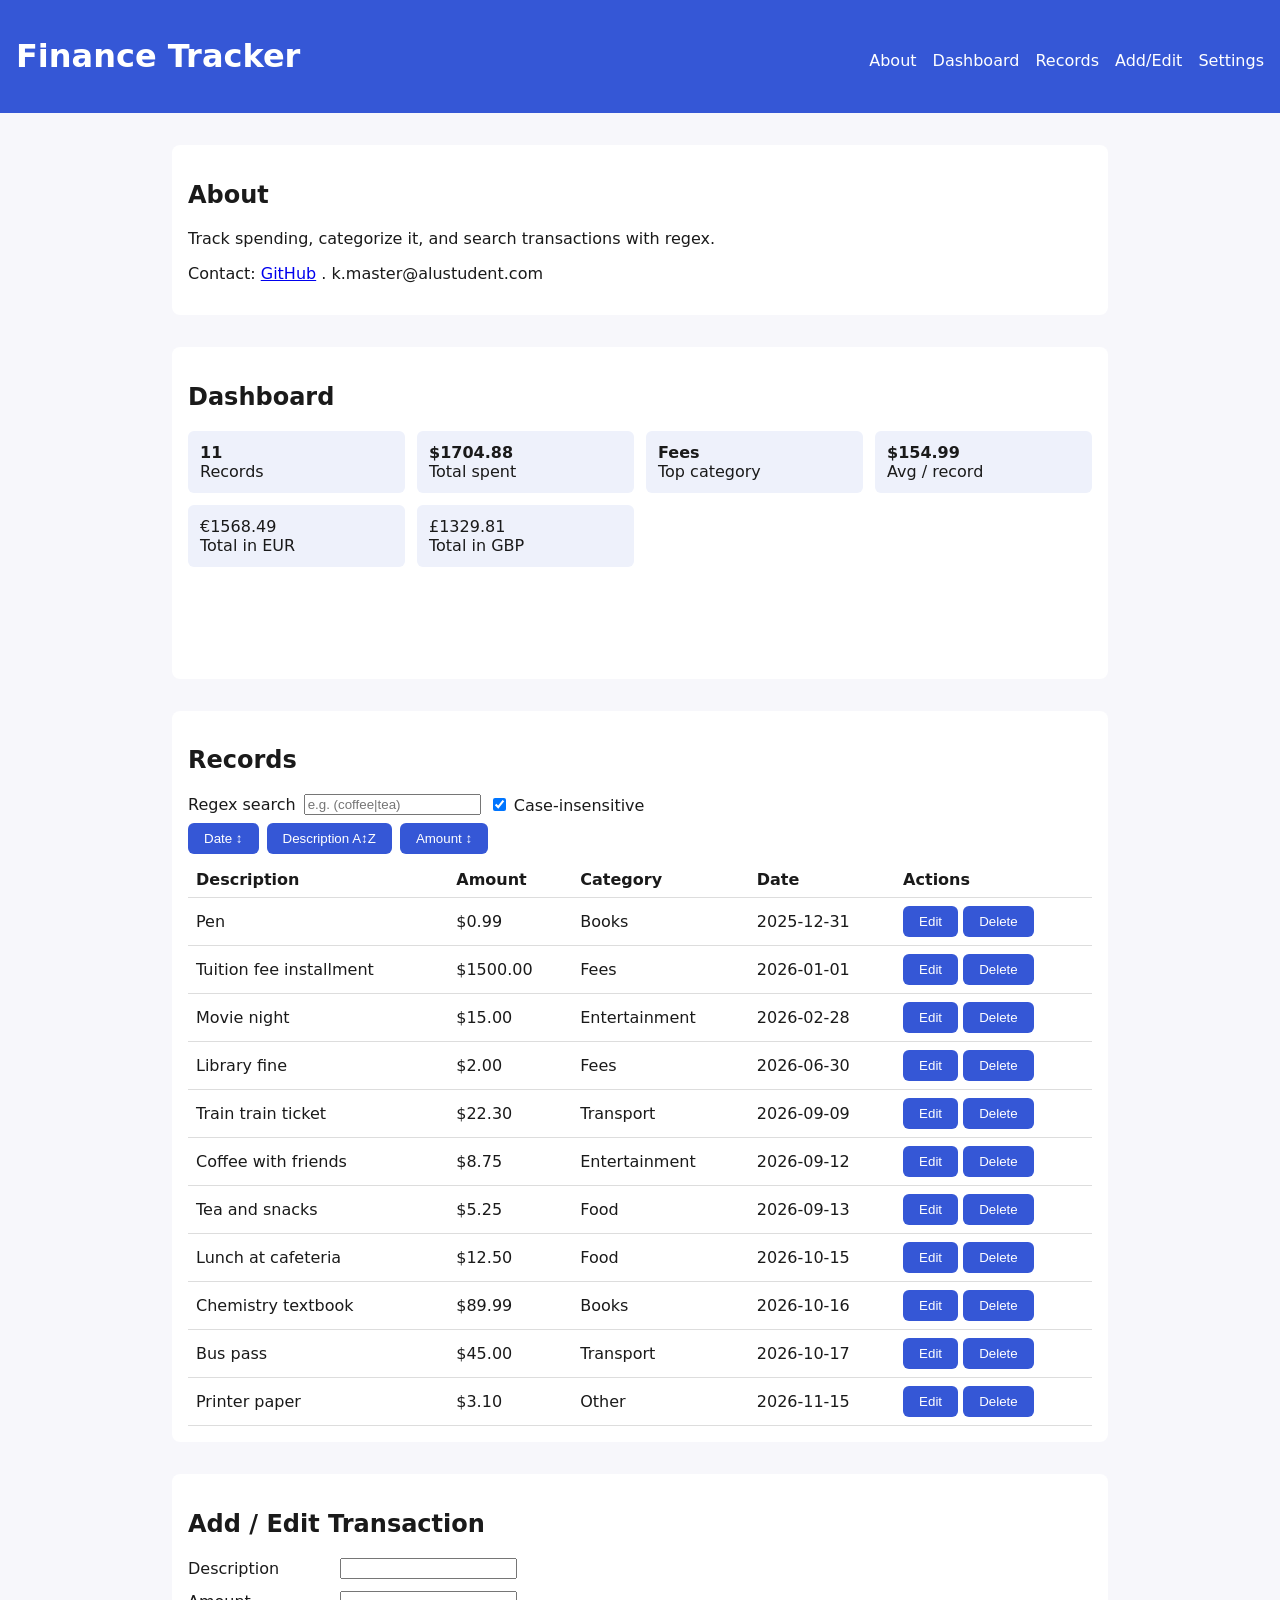
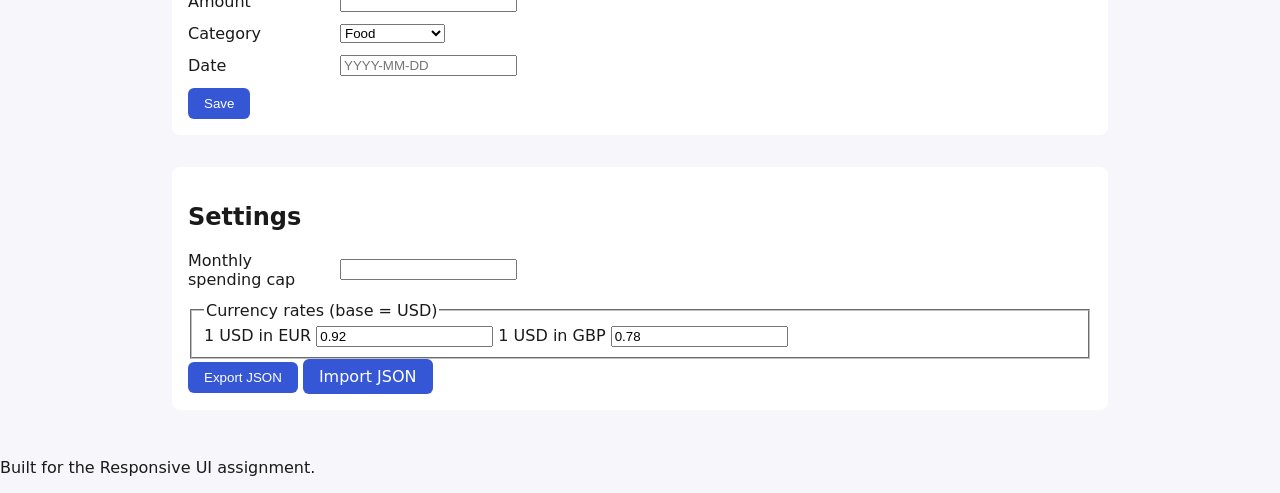
<file: index.html>
<!DOCTYPE html>
<html lang="en">
<head>
<meta charset="UTF-8">
<meta name="viewport" content="width=device-width, initial-scale=1.0">
<title>Student Finance Tracker</title>
<link rel="stylesheet" href="styles/main.css">
</head>
<body>
<a href="#main" class="skip-link">Skip to content</a>

<header>
    <h1>Finance Tracker</h1>
    <nav aria-label="Primary">
        <ul>
          <li><a href="#about">About</a></li>
          <li><a href="#dashboard">Dashboard</a></li>
          <li><a href="#records">Records</a></li>
          <li><a href="#form">Add/Edit</a></li>
          <li><a href="#settings">Settings</a></li>
        </ul>
    </nav>
</header>
<main id="main">

<section id="about" aria-labelledby="about-h">
    <h2 id="about-h">About</h2>
    <p>Track spending, categorize it, and search transactions with regex.</p>
    <p>Contact: <a href="https://github.com/kmaster-alt">GitHub</a> . k.master@alustudent.com</p>
</section>

   <section id="dashboard" aria-labelledby="dash-h">
      <h2 id="dash-h">Dashboard</h2>
      <div class="stats-grid" id="statsGrid"></div>
      <p id="capStatus" role="status" aria-live="polite"></p>
      <div id="trendChart" class="trend-chart" aria-label="Spending in the last 7 days"></div>
    </section>

    <section id="records" aria-labelledby="rec-h">
        <h2 id="rec-h">Records</h2>
        <div class="search-bar">
            <label for="searchInput">Regex search</label>
            <input type="text" id="searchInput" placeholder="e.g. (coffee|tea)">
            <label><input type="checkbox" id="caseInsensitive" checked> Case-insensitive</label>
            <span id="searchError" role="status" aria-live="polite"></span>
        </div>
        <div class="sort-bar">
            <button data-sort="date">Date ↕</button>
            <button data-sort="description">Description A↕Z</button>
            <button data-sort="amount">Amount ↕</button>
        </div>
        <table id="recordsTable">
            <thead>
                <tr><th>Description</th><th>Amount</th><th>Category</th><th>Date</th><th>Actions</th></tr>
            </thead>
            <tbody id="recordsBody"></tbody>
        </table>
    </section>

    <section id="form" aria-labelledby="form-h">
        <h2 id="form-h">Add / Edit Transaction</h2>
        <form id="recordForm" novalidate>
            <input type="hidden" id="recordId">
            <div class="field">
                <label for="description">Description</label>
                <input type="text" id="description" required>
                <span class="error" id="descriptionError" role="status" aria-live="polite"></span>
            </div>
            <div class="field">
                <label for="amount">Amount</label>
                <input type="text" id="amount" required inputmode="decimal">
                <span class="error" id="amountError" role="status" aria-live="polite"></span>
            </div>
            <div class="field">
                <label for="category">Category</label>
                <select id="category">
                    <option>Food</option><option>Books</option><option>Transport</option>
                    <option>Entertainment</option><option>Fees</option><option>Other</option>
                </select>
                <span class="error" id="categoryError" role="status" aria-live="polite"></span>
            </div>
            <div class="field">
                <label for="date">Date</label>
                <input type="text" id="date" placeholder="YYYY-MM-DD" required>
                <span class="error" id="dateError" role="status" aria-live="polite"></span>
            </div>
            <button type="submit">Save</button>
        </form>
    </section>

    <section id="settings" aria-labelledby="set-h">
        <h2 id="set-h">Settings</h2>
        <div class="field">
            <label for="capInput">Monthly spending cap</label>
            <input type="text" id="capInput" inputmode="decimal">
        </div>
        <fieldset>
            <legend>Currency rates (base = USD)</legend>
            <label for="rateEUR">1 USD in EUR</label>
            <input type="text" id="rateEUR" inputmode="decimal" value="0.92">
            <label for="rateGBP">1 USD in GBP</label>
            <input type="text" id="rateGBP" inputmode="decimal" value="0.78">
        </fieldset>
        <button id="exportBtn">Export JSON</button>
        <label for="importFile" class="button-like">Import JSON</label>
        <input type="file" id="importFile" accept="application/json" hidden>
        <span id="ioStatus" role="status" aria-live="polite"></span>
    </section>
</main>

<footer>
    <p>Built for the Responsive UI assignment.</p>
</footer>

<script type="module" src="scripts/app.js"></script>
</body>
</html>
</file>
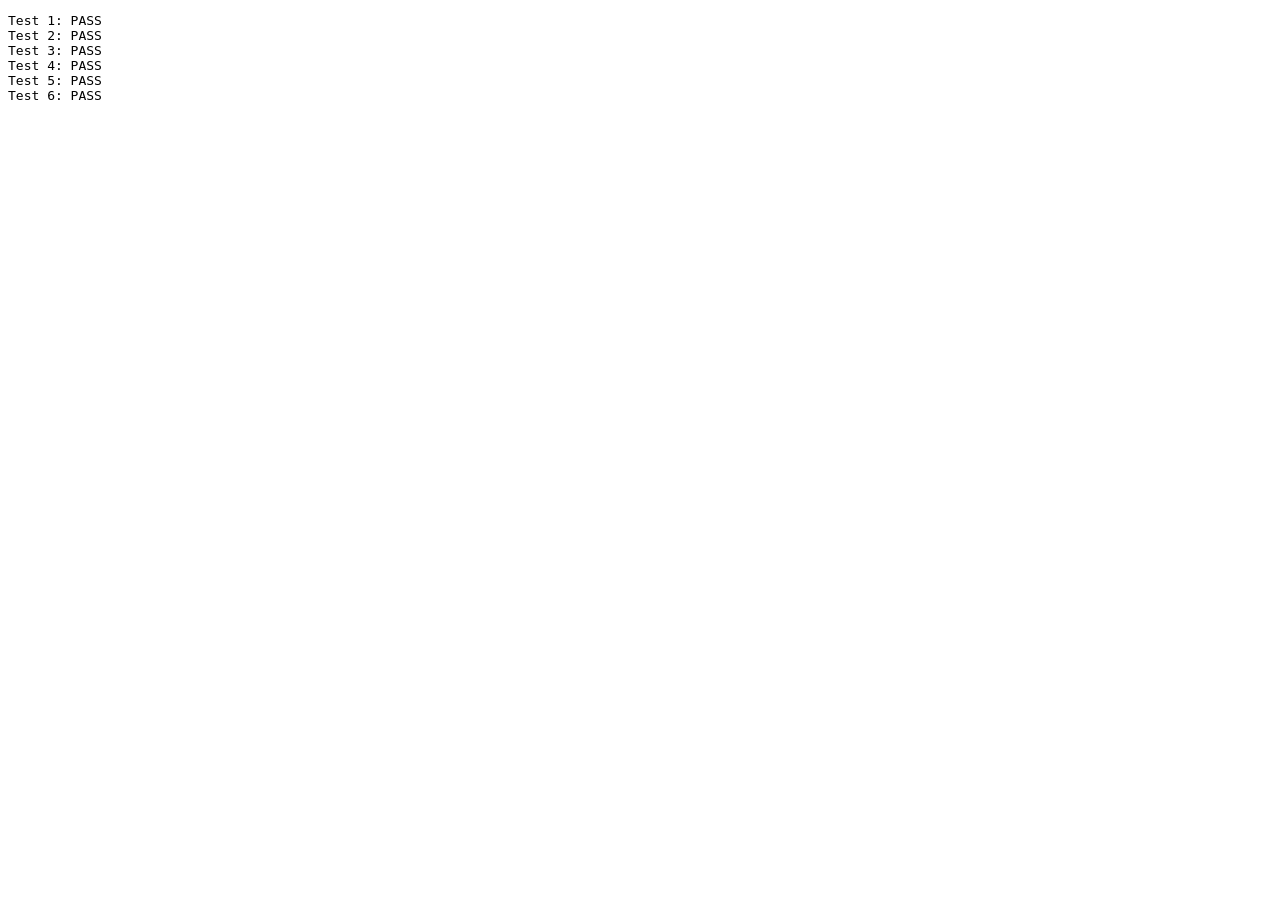
<file: tests.html>
<!DOCTYPE html>
<html><head><meta charset="UTF-8"><title>Tests</title></head>
<body>
<pre id="out"></pre>
<script type="module">
import { validateRecord } from './scripts/validators.js';

const cases = [
    [{ description: "Lunch", amount: "12.50", category: "Food", date: "2025-09-25" }, true],
    [{ description: " Lunch", amount: "12.50", category: "Food", date: "2025-09-25"}, false],
    [{ description: "the the cafeteria", amount: "12.50", category: "Food", date: "2025-09-25"}, false],
    [{ description: "Lunch", amount: "12.5.0", category: "Food", date: "2025-09-25"}, false],
    [{ description: "Lunch", amount: "12.50", category: "Food123", date: "2025-09-25"}, false],
    [{ description: "Lunch", amount: "12.50", category: "Food", date: "2025-13-01"}, false],
];

let log = "";
cases.forEach(([input, expectValid], i) => {
    const errors = validateRecord(input);
    const isValid = Object.keys(errors).length === 0;
    log += `Test ${i + 1}: ${isValid === expectValid ? "PASS" : "FAIL"}\n`;
});
document.getElementById("out").textContent = log;
</script>
</body></html>
</file>
<file: styles/main.css>
:root { --bg:#f7f7fb; --text:#1a1a1a; --accent:#3557d6; --danger:#c0392b; --card:#fff; }
* { box-sizing: border-box; }
body { margin:0; font-family: system-ui, sans-serif; background: var(--bg); color: var(--text); }
.skip-link { position:absolute; left:-999px; top:0; background:var(--accent); color:#fff; padding:8px; }
.skip-link:focus { left:0; z-index:100; }
a:focus, button:focus, input:focus, select:focus { outline:3px solid var(--accent); outline-offset:2px; }
header { background:var(--accent); color:#fff; padding:1rem; }
header nav ul { list-style:none; display:flex; flex-wrap:wrap; gap:1rem; padding:0; margin:0.5rem 0 0; }
header nav a { color:#fff; text-decoration:none; }
main { padding:1rem; display:flex; flex-direction:column; gap:2rem; max-width:1000px; margin:0 auto; }
section { background:var(--card); padding:1rem; border-radius:8px; }
.field { display:flex; flex-direction:column; gap:0.25rem; margin-bottom:0.75rem; }
.error { color:var(--danger); font-size:0.85rem; min-height:1em; }
button, .button-like { background:var(--accent); color:#fff; border:none; padding:0.5rem 1rem; border-radius:6px; cursor:pointer; display:inline-block; transition: transform 0.15s ease, background 0.15s ease; }
button:hover, .button-like:hover { transform:translateY(-2px); background:#2843b0; }
table { width:100%; border-collapse:collapse; }
th, td { text-align:left; padding:0.5rem; border-bottom:1px solid #ddd; }
mark { background:#ffe58a; }
.stats-grid { display:grid; grid-template-columns:1fr; gap:0.75rem; }
.stat-card { background:#eef1fb; padding:0.75rem; border-radius:6px; }
.trend-chart { display:flex; align-items:flex-end; gap:4px; height:80px; }
.trend-bar { background:var(--accent); flex:1; border-radius:2px 2px 0 0; }
.sort-bar { display:flex; flex-wrap:wrap; gap:0.5rem; margin:0.5rem 0; }
.search-bar { display:flex; flex-direction:column; gap:0.5rem; }
@media (min-width:768px) {
    header { display:flex; justify-content:space-between; align-items:center; }
    .stats-grid { grid-template-columns:repeat(2,1fr); }
    .search-bar { flex-direction:row; align-items:center; }
    .field { flex-direction:row; align-items:center; gap:0.75rem; }
    .field label { width:140px; }
}
@media (min-width:1024px) {
    main { padding:2rem; }
    .stats-grid { grid-template-columns:repeat(4,1fr); }
    table { font-size:1rem; }
}
@media (max-width:480px) {
    table, thead, tbody, th, td, tr { display:block; }
    thead { display:none; }
    tr { margin-bottom:0.75rem; border:1px solid #ddd; border-radius:6px; padding:0.5rem; }
    td { border:none; padding:0.25rem 0; }
    td::before { content: attr(data-label); font-weight:bold; display:block; }
}
</file>
